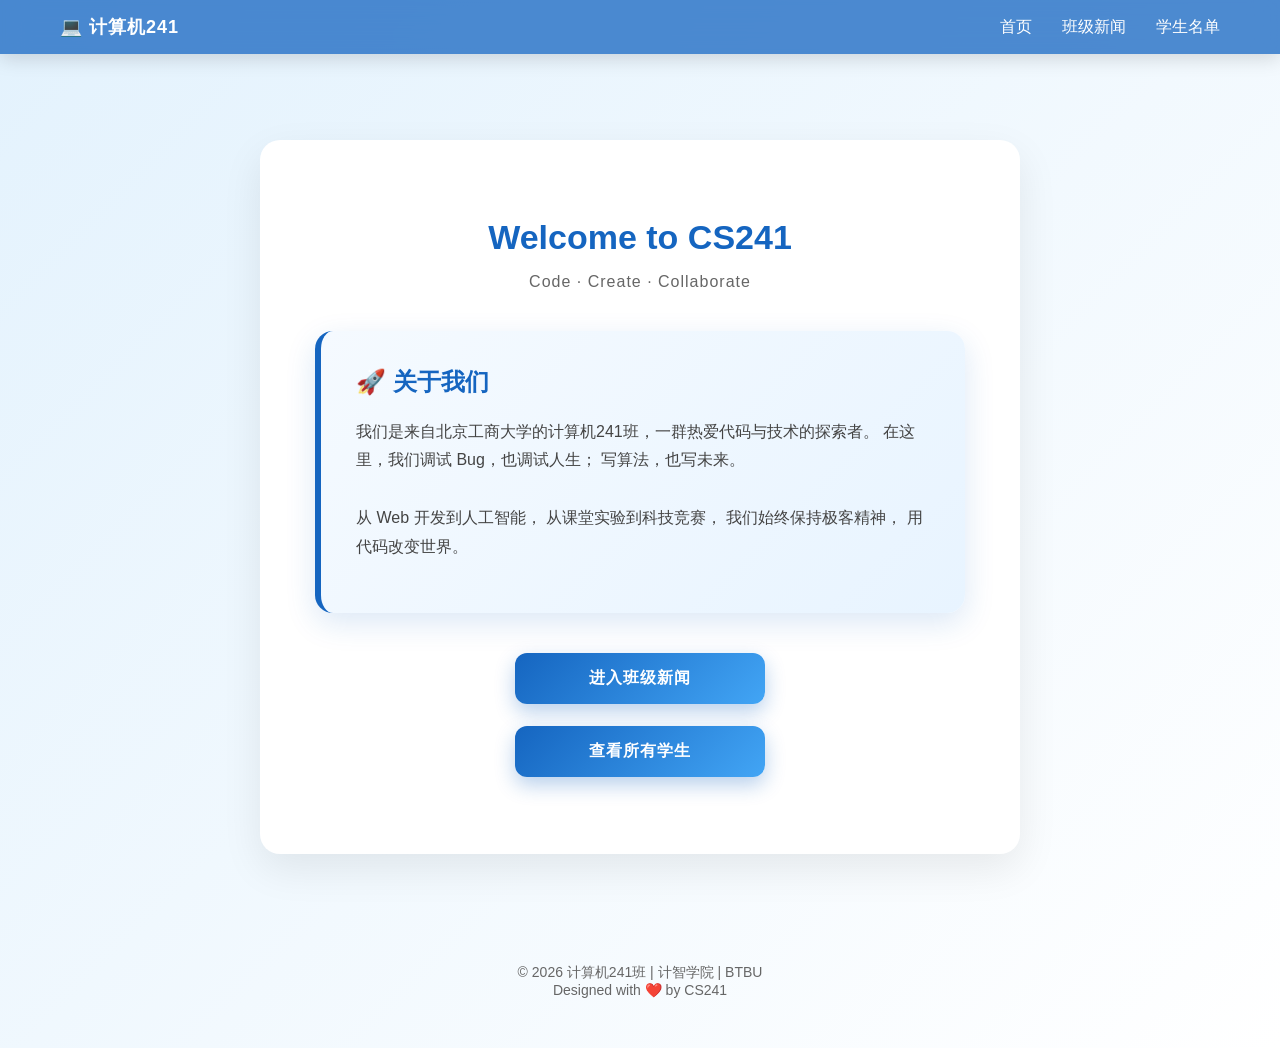
<file: 实验1/index.html>
<!DOCTYPE html>
<html lang="zh-CN">
<head>
  <meta charset="UTF-8">
  <title>计算机241班 | 官方网站</title>
  <link rel="stylesheet" href="style.css">
  <link rel="icon" type="image/png" href="favicon.png">
</head>
<body>

  <!-- 顶部导航栏 -->
  <nav class="navbar">
    <div class="logo">💻 计算机241</div>
    <div class="nav-links">
      <a href="index.html">首页</a>
      <a href="news.html">班级新闻</a>
      <a href="students.html">学生名单</a>
    </div>
  </nav>

  <!-- 主内容 -->
  <div class="container homepage">

    <h1>Welcome to CS241</h1>
    <p class="desc">Code · Create · Collaborate</p>

    <!-- 极客风班级简介 -->
    <div class="intro geek">
      <h2>🚀 关于我们</h2>
      <p>
        我们是来自北京工商大学的计算机241班，一群热爱代码与技术的探索者。
        在这里，我们调试 Bug，也调试人生；
        写算法，也写未来。
        <br><br>
        从 Web 开发到人工智能，
        从课堂实验到科技竞赛，
        我们始终保持极客精神，
        用代码改变世界。
      </p>
    </div>

    <!-- 按钮区域 -->
    <div class="links">
      <a href="news.html" class="btn">进入班级新闻</a>
      <a href="students.html" class="btn secondary">查看所有学生</a>
    </div>

  </div>

  <!-- 页脚 -->
  <footer class="footer">
    © 2026 计算机241班 | 计智学院 | BTBU
    <br>
    Designed with ❤️ by CS241
  </footer>

</body>
</html>
</file>
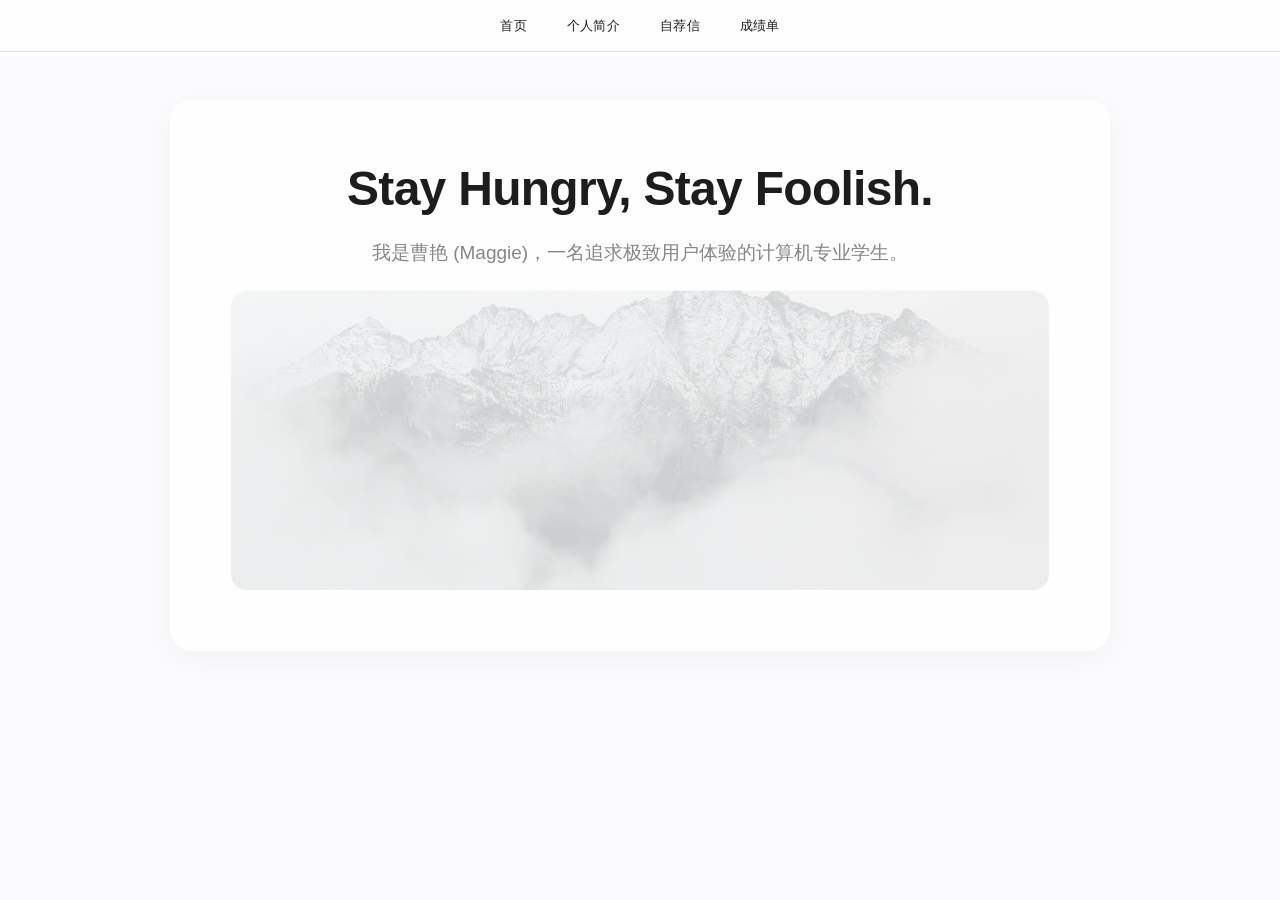
<file: 实验4/index.html>
<!DOCTYPE html>
<html lang="zh-CN">
<head>
    <meta charset="UTF-8">
    <meta name="viewport" content="width=device-width, initial-scale=1.0">
    <title>首页 — Maggie's Portfolio</title>
    <link rel="stylesheet" href="style.css">
</head>
<body>
    <nav>
        <a href="index.html">首页</a>
        <a href="about.html">个人简介</a>
        <a href="letter.html">自荐信</a>
        <a href="grades.html">成绩单</a>
    </nav>

    <main class="container">
        <section class="glass-card">
            <h1>Stay Hungry, Stay Foolish.</h1>
            <p>我是曹艳 (Maggie)，一名追求极致用户体验的计算机专业学生。</p>
            <div class="with-bg" aria-hidden="true"></div>
        </section>
    </main>
</body>
</html>
</file>
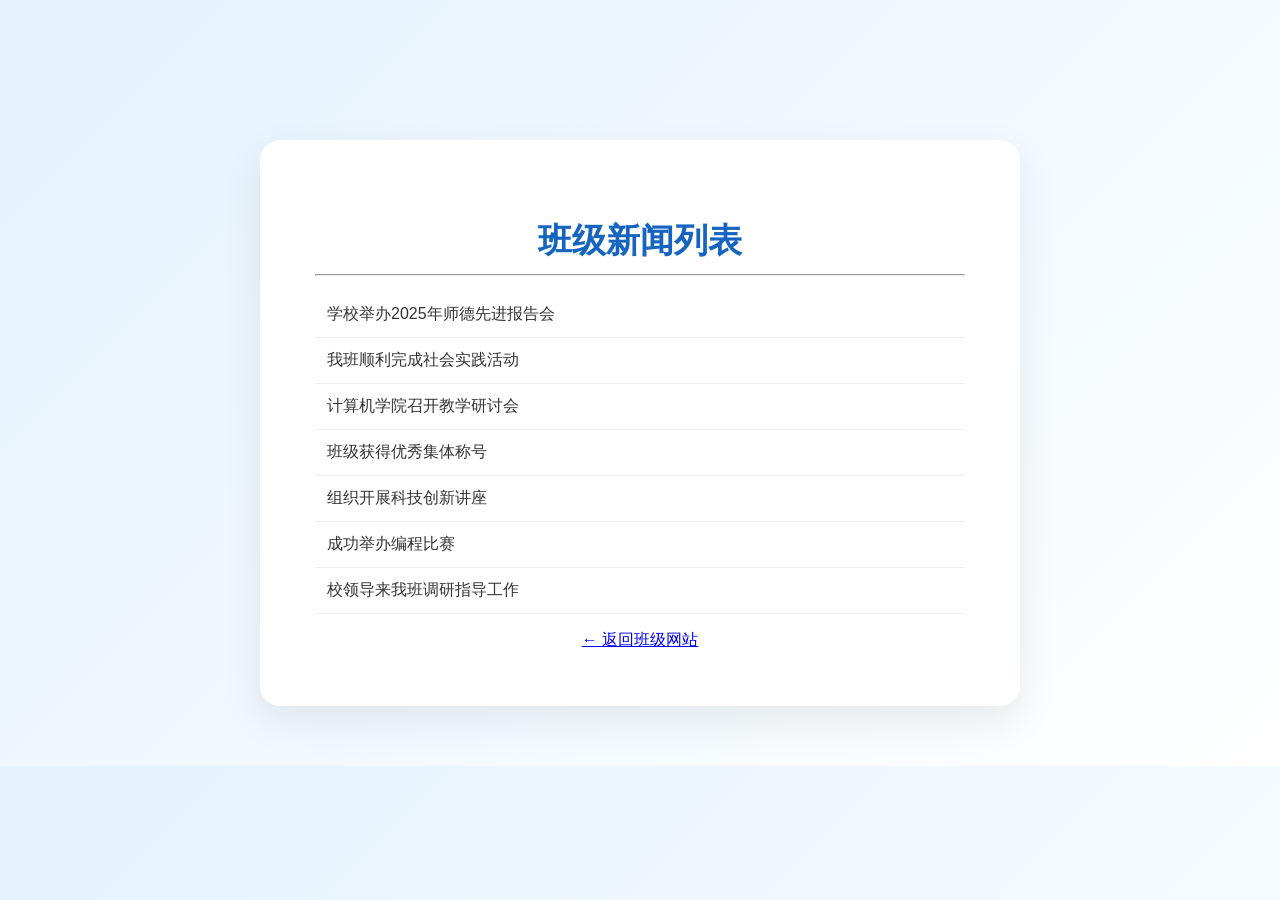
<file: 实验1/news.html>
<!DOCTYPE html>
<html lang="zh-CN">
<head>
  <meta charset="UTF-8">
  <title>班级新闻</title>
  <link rel="stylesheet" href="style.css">
  <link rel="icon" type="image/png" href="favicon.png">
</head>
<body>

<div class="container">
  <h1>班级新闻列表</h1>

  <hr>

  <ul class="news-list">
    <li>学校举办2025年师德先进报告会</li>
    <li>我班顺利完成社会实践活动</li>
    <li>计算机学院召开教学研讨会</li>
    <li>班级获得优秀集体称号</li>
    <li>组织开展科技创新讲座</li>
    <li>成功举办编程比赛</li>
    <li>校领导来我班调研指导工作</li>
  </ul>

  <a href="index.html" class="back">← 返回班级网站</a>
</div>

</body>
</html>
</file>
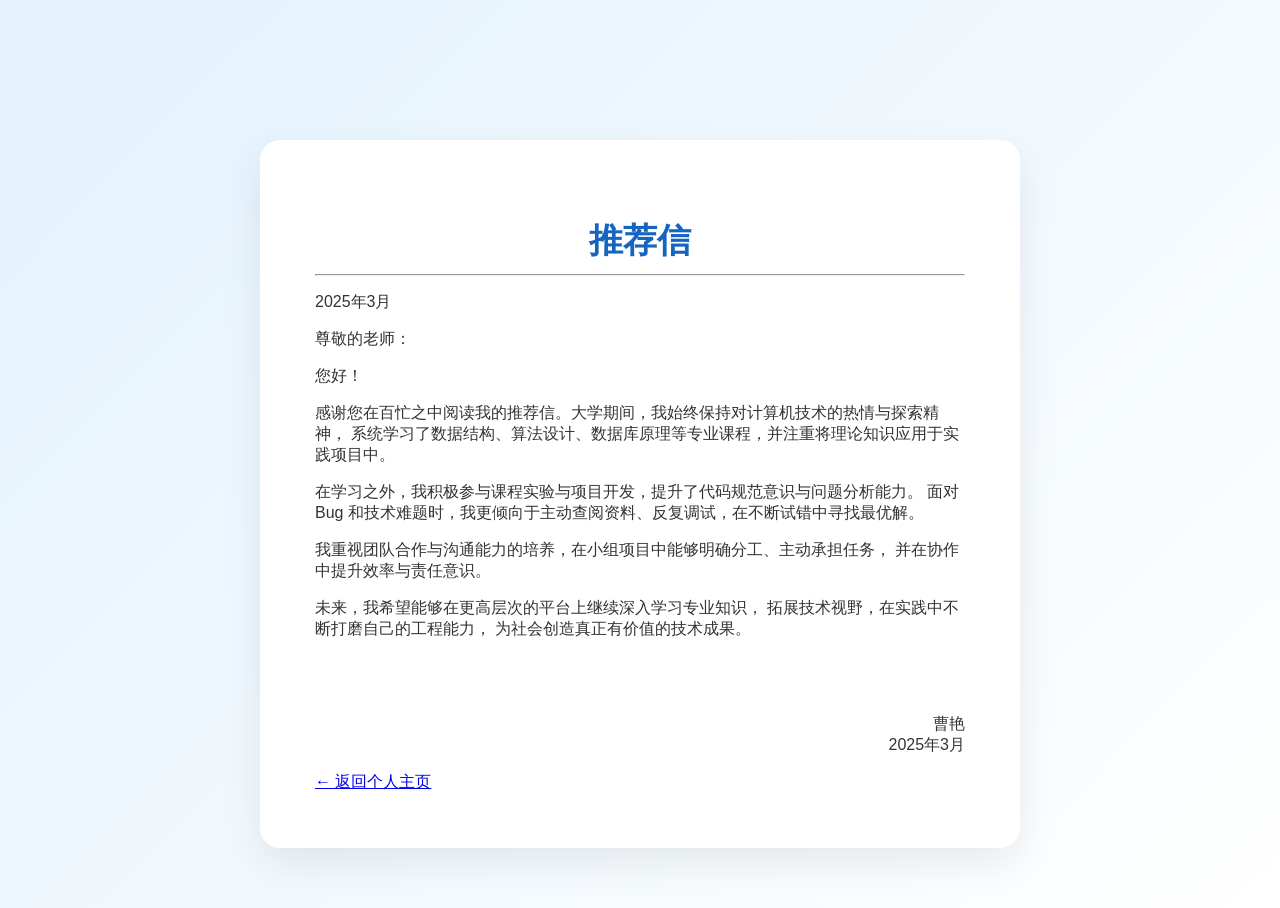
<file: 实验1/stu2308070104_letter.html>
<!DOCTYPE html>
<html lang="zh-CN">
<head>
  <meta charset="UTF-8">
  <title>推荐信</title>
  <link rel="stylesheet" href="style.css">
  <link rel="icon" type="image/png" href="favicon.png">
</head>
<body class="letter-page">

<div class="container letter">

  <h1>推荐信</h1>

  <hr>

  <!-- 日期右对齐 -->
  <p class="right">2025年3月</p>

  <!-- 称呼 -->
  <p>尊敬的老师：</p>

  <!-- 正文 -->
  <p>
  您好！
</p>

<p>
  感谢您在百忙之中阅读我的推荐信。大学期间，我始终保持对计算机技术的热情与探索精神，
  系统学习了数据结构、算法设计、数据库原理等专业课程，并注重将理论知识应用于实践项目中。
</p>

<p>
  在学习之外，我积极参与课程实验与项目开发，提升了代码规范意识与问题分析能力。
  面对 Bug 和技术难题时，我更倾向于主动查阅资料、反复调试，在不断试错中寻找最优解。
</p>

<p>
  我重视团队合作与沟通能力的培养，在小组项目中能够明确分工、主动承担任务，
  并在协作中提升效率与责任意识。
</p>

<p>
  未来，我希望能够在更高层次的平台上继续深入学习专业知识，
  拓展技术视野，在实践中不断打磨自己的工程能力，
  为社会创造真正有价值的技术成果。
</p>
  <br>

  <!-- 落款右对齐 -->
    <p class="signature">
    曹艳<br>
    2025年3月
    </p>

  <a href="stu2308070104.html" class="back">← 返回个人主页</a>

</div>

</body>
</html>
</file>
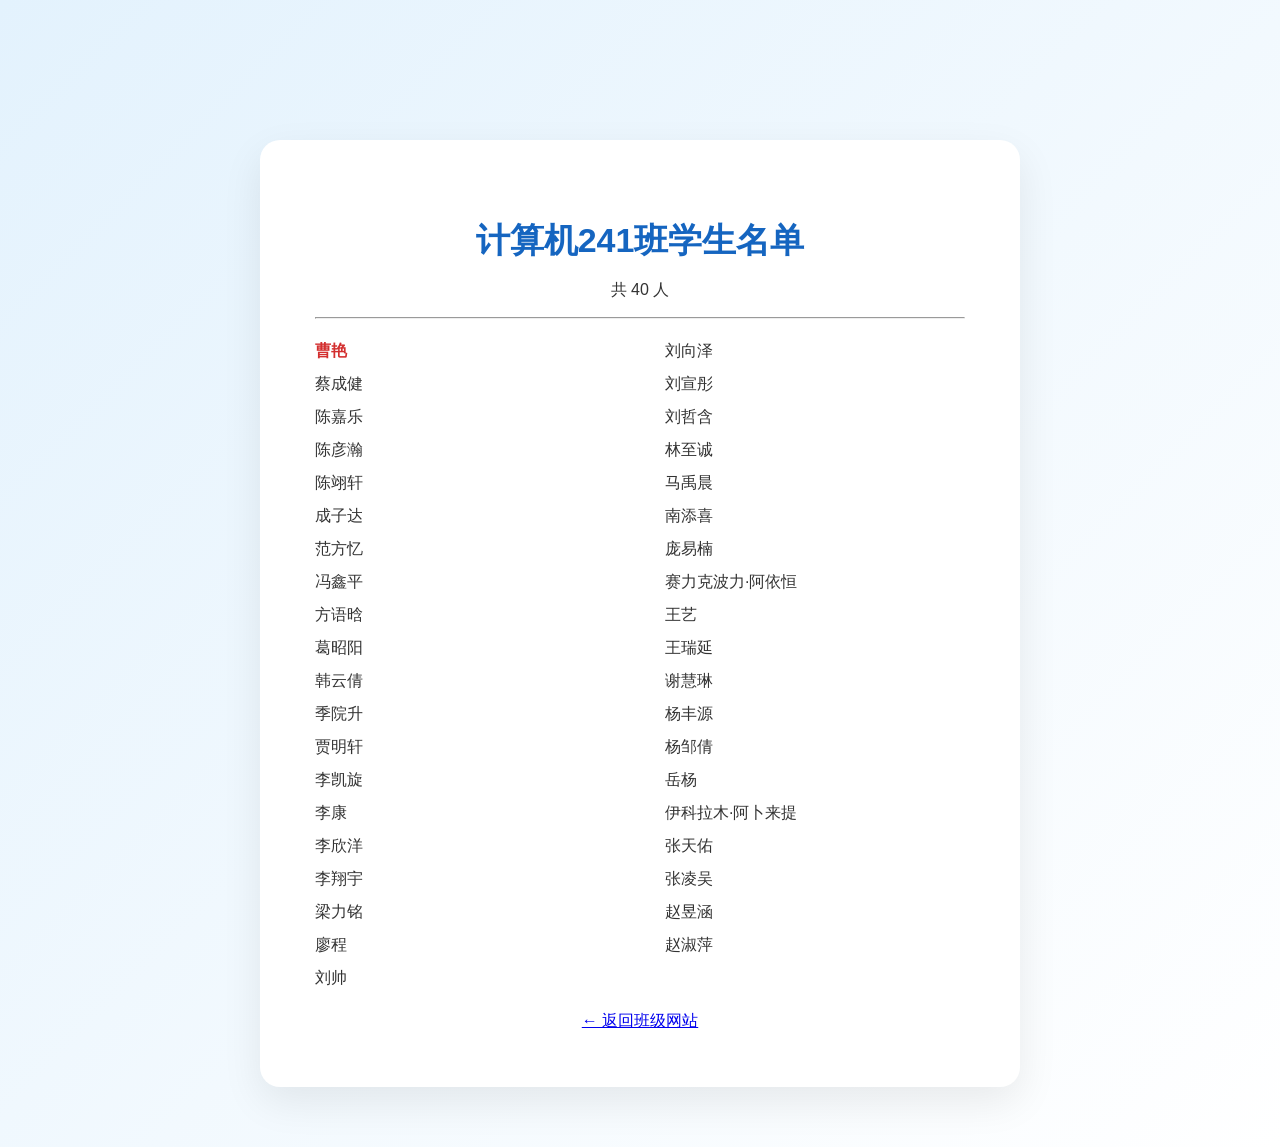
<file: 实验1/students.html>
<!DOCTYPE html>
<html lang="zh-CN">
<head>
  <meta charset="UTF-8">
  <title>计算机241班学生名单</title>
  <link rel="stylesheet" href="style.css">
  <link rel="icon" type="image/png" href="favicon.png">
</head>
<body>

<div class="container list-page">
  <h1>计算机241班学生名单</h1>
  <p class="subtitle">共 40 人</p>

  <hr>

  <ul class="student-list">

    <li><a href="stu2308070104.html" class="highlight">曹艳</a></li>

    <li>蔡成健</li>
    <li>陈嘉乐</li>
    <li>陈彦瀚</li>
    <li>陈翊轩</li>
    <li>成子达</li>

    <li>范方忆</li>
    <li>冯鑫平</li>
    <li>方语晗</li>

    <li>葛昭阳</li>

    <li>韩云倩</li>

    <li>季院升</li>
    <li>贾明轩</li>

    <li>李凯旋</li>
    <li>李康</li>
    <li>李欣洋</li>
    <li>李翔宇</li>

    <li>梁力铭</li>
    <li>廖程</li>
    <li>刘帅</li>
    <li>刘向泽</li>
    <li>刘宣彤</li>
    <li>刘哲含</li>

    <li>林至诚</li>

    <li>马禹晨</li>

    <li>南添喜</li>

    <li>庞易楠</li>

    <li>赛力克波力·阿依恒</li>

    <li>王艺</li>
    <li>王瑞延</li>

    <li>谢慧琳</li>

    <li>杨丰源</li>
    <li>杨邹倩</li>
    <li>岳杨</li>
    <li>伊科拉木·阿卜来提</li>

    <li>张天佑</li>
    <li>张凌吴</li>

    <li>赵昱涵</li>
    <li>赵淑萍</li>

  </ul>

  <a href="index.html" class="back">← 返回班级网站</a>

</div>

</body>
</html>
</file>
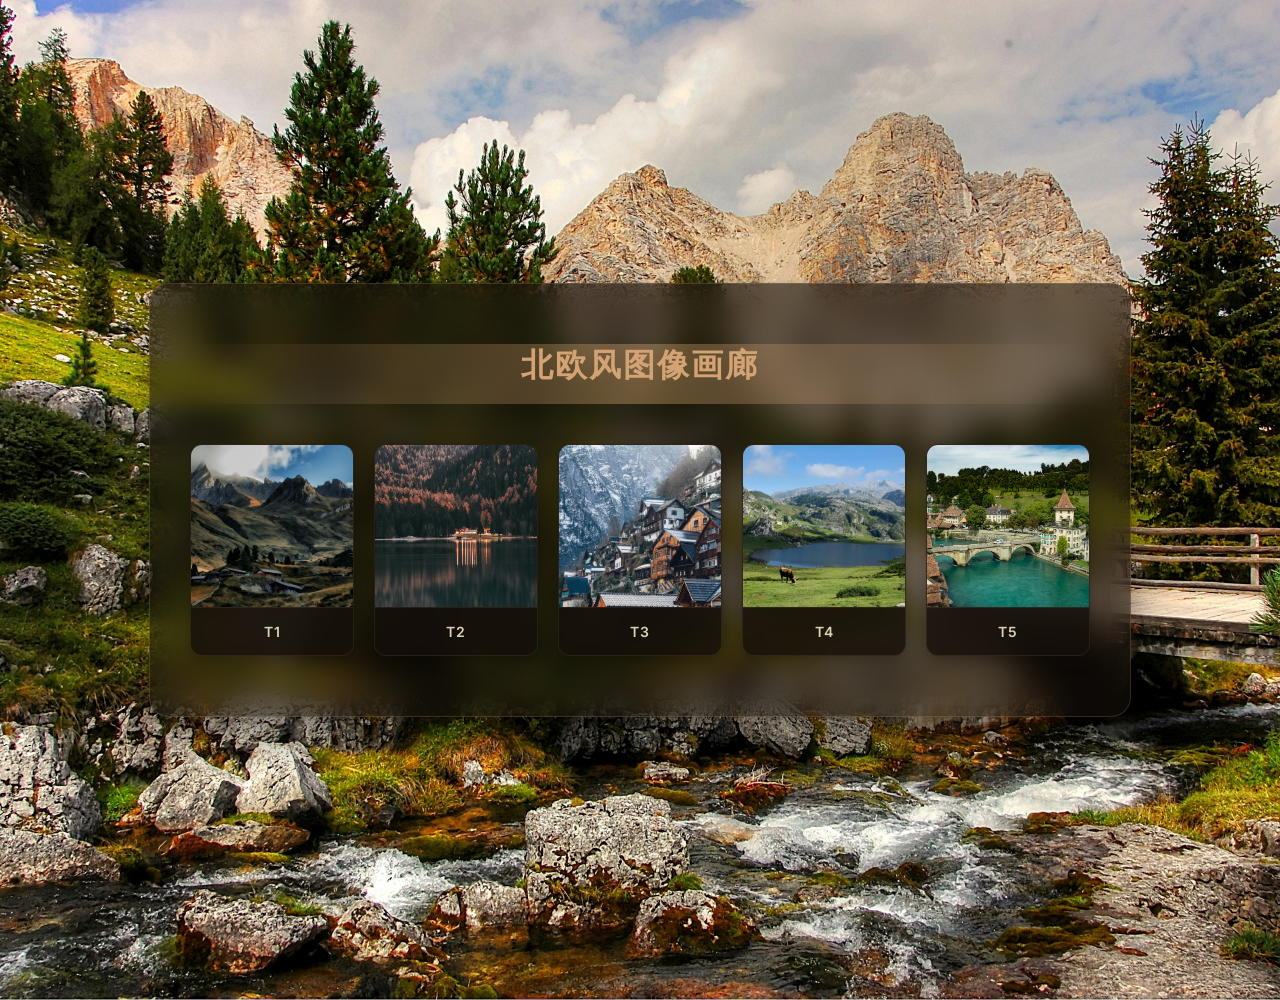
<file: 实验2/PicGallery.html>
<!DOCTYPE html>
<html lang="zh-CN">
<head>
    <meta charset="UTF-8">
    <title>北欧风图像画廊</title>
    <link rel="preconnect" href="https://fonts.googleapis.com">
    <link rel="preconnect" href="https://fonts.gstatic.com" crossorigin>
    <link href="https://fonts.googleapis.com/css2?family=Inter:wght@400;600&display=swap" rel="stylesheet">
    <style>
        body {
            background-image: url('bg_gallery.jpg');
            background-size: cover;
            background-position: center;
            background-color: #1a1a1a;
            font-family: 'Inter', sans-serif;
            color: #dcd3b6;
            margin: 0;
            display: flex;
            justify-content: center;
            align-items: center;
            min-height: 100vh;
            padding: 50px;
        }

        .main-container {
            background: rgba(20, 15, 10, 0.6);
            backdrop-filter: blur(15px);
            -webkit-backdrop-filter: blur(15px);
            padding: 60px 40px;
            border-radius: 20px;
            border: 1px solid rgba(212, 163, 115, 0.2);
            box-shadow: 0 20px 40px rgba(0,0,0,0.5);
            width: 100%;
            max-width: 900px;
        }

        .gallery-title {
            text-align: center;
            color: #d4a373;
            font-weight: 600;
            font-size: 32px;
            letter-spacing: 2px;
            margin-top: 0;
            margin-bottom: 40px;
            background: linear-gradient(90deg, transparent, rgba(212, 163, 115, 0.4), transparent);
            -webkit-background-clip: padding-box;
            background-clip: padding-box;
            border-bottom: 1px solid;
            border-image: linear-gradient(90deg, transparent, rgba(212, 163, 115, 0.4), transparent) 1;
            padding-bottom: 15px;
        }

        ul {
            list-style-type: none;
            padding: 0;
            margin: 0;
            display: grid;
            grid-template-columns: repeat(auto-fit, minmax(140px, 1fr));
            gap: 20px;
            justify-content: center;
        }

        li {
            background: rgba(20, 15, 10, 0.8);
            border-radius: 12px;
            overflow: hidden;
            box-shadow: 0 5px 15px rgba(0,0,0,0.3);
            transition: all 0.3s cubic-bezier(0.25, 0.46, 0.45, 0.94);
            border: 1px solid rgba(212, 163, 115, 0.1);
            position: relative;
        }

        li:hover {
            transform: translateY(-8px) scale(1.02);
            box-shadow: 0 15px 30px rgba(0,0,0,0.5);
            border-color: rgba(212, 163, 115, 0.3);
        }

        a {
            text-decoration: none;
            display: flex;
            flex-direction: column;
            color: inherit;
        }

        img {
            width: 100%;
            height: auto;
            aspect-ratio: 1/1;
            object-fit: cover;
            border: none;
        }

        .item-text {
            text-align: center;
            padding: 15px;
            font-size: 14px;
            font-weight: 600;
            color: #dcd3b6;
            margin: 0;
            letter-spacing: 1px;
            border-top: 1px solid rgba(212, 163, 115, 0.1);
        }
    </style>
</head>
<body>
    <div class="main-container">
        <h1 class="gallery-title">北欧风图像画廊</h1>
        <ul>
            <li>
                <a href="t1.jpg" target="_blank">
                    <img src="t1.jpg" alt="风景1">
                    <p class="item-text">T1</p>
                </a>
            </li>
            <li>
                <a href="t2.jpg" target="_blank">
                    <img src="t2.jpg" alt="风景2">
                    <p class="item-text">T2</p>
                </a>
            </li>
            <li>
                <a href="t3.jpg" target="_blank">
                    <img src="t3.jpg" alt="风景3">
                    <p class="item-text">T3</p>
                </a>
            </li>
            <li>
                <a href="t4.jpg" target="_blank">
                    <img src="t4.jpg" alt="风景4">
                    <p class="item-text">T4</p>
                </a>
            </li>
            <li>
                <a href="t5.jpg" target="_blank">
                    <img src="t5.jpg" alt="风景5">
                    <p class="item-text">T5</p>
                </a>
            </li>
        </ul>
    </div>
</body>
</html>
</file>
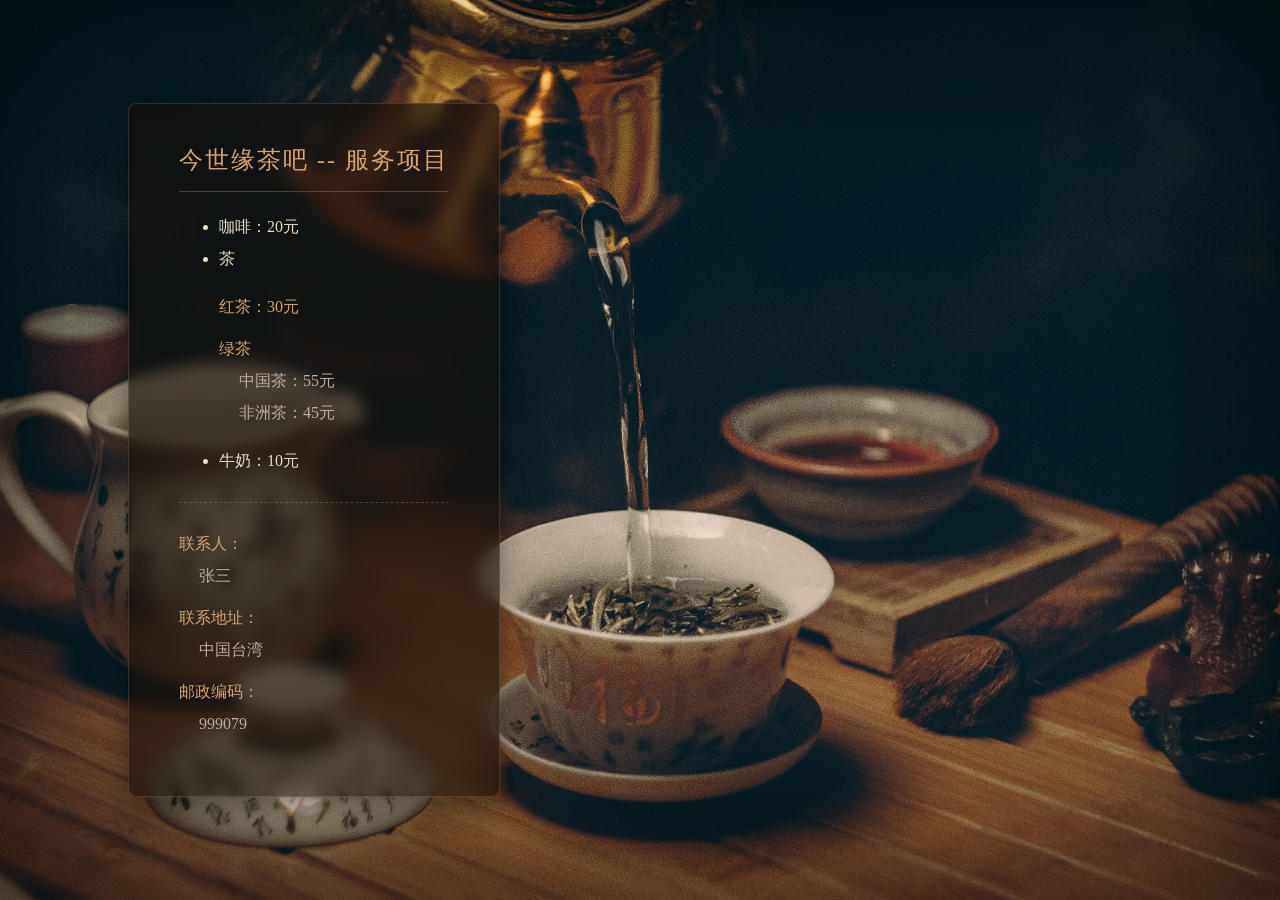
<file: 实验2/PriceTable.html>
<!DOCTYPE html>
<html lang="zh-CN">
<head>
    <meta charset="UTF-8">
    <title>今世缘茶吧</title>
    <style>
        body {
            background-image: url('bg.jpg');
            background-repeat: no-repeat; 
            background-size: cover;
            background-position: center; /* 确保背景图居中显示最佳光影 */
            color: #e8dcc4; /* 将文字改为温暖的宣纸白/米色 */
            /* 增加楷体/宋体作为后备字体，增加古典感 */
            font-family: "PingFang SC", "Microsoft YaHei", "STKaiti", serif; 
            margin: 0;
            /* 使用Flex布局将菜单垂直居中，稍微靠左，避开右侧倒茶的视觉焦点 */
            display: flex;
            align-items: center;
            min-height: 100vh;
            padding-left: 10%;
        }
        .menu-container {
            /* 核心：深色半透明背景配合毛玻璃效果，完美融入暗调背景 */
            background-color: rgba(20, 15, 10, 0.65); 
            backdrop-filter: blur(8px);
            -webkit-backdrop-filter: blur(8px);
            padding: 40px 50px;
            border-radius: 8px;
            max-width: 400px;
            /* 边缘加上极细的金色高光线，提升质感 */
            border: 1px solid rgba(212, 163, 115, 0.2); 
            box-shadow: 0 15px 35px rgba(0,0,0,0.5);
        }
        h2 { 
            color: #d4a373; /* 琥珀色/茶色作为主色调 */
            border-bottom: 1px solid rgba(212, 163, 115, 0.3); 
            padding-bottom: 15px; 
            margin-top: 0;
            text-align: center;
            letter-spacing: 2px;
            font-weight: normal; /* 去掉粗体，显得更雅致 */
        }
        ul, dl { line-height: 2; font-size: 16px; }
        dt { color: #d4a373; margin-top: 10px; } /* 强调项使用茶色 */
        dd { margin-left: 20px; color: #bcaaa4; } /* 描述项使用更暗的灰色，拉开层次 */
        hr {
            border: 0;
            border-top: 1px dashed rgba(212, 163, 115, 0.3); /* 分割线改为柔和的虚线 */
            margin: 25px 0;
        }
    </style>
</head>
<body>
    <div class="menu-container">
        <h2>今世缘茶吧 -- 服务项目</h2>
        <ul>
            <li>咖啡：20元</li>
            <li>茶
                <dl>
                    <dt>红茶：30元</dt>
                    <dt>绿茶</dt>
                    <dd>中国茶：55元</dd>
                    <dd>非洲茶：45元</dd>
                </dl>
            </li>
            <li>牛奶：10元</li>
        </ul>
        <hr>
        <dl>
            <dt>联系人：</dt><dd>张三</dd>
            <dt>联系地址：</dt><dd>中国台湾</dd>
            <dt>邮政编码：</dt><dd>999079</dd>
        </dl>
    </div>
</body>
</html>
</file>
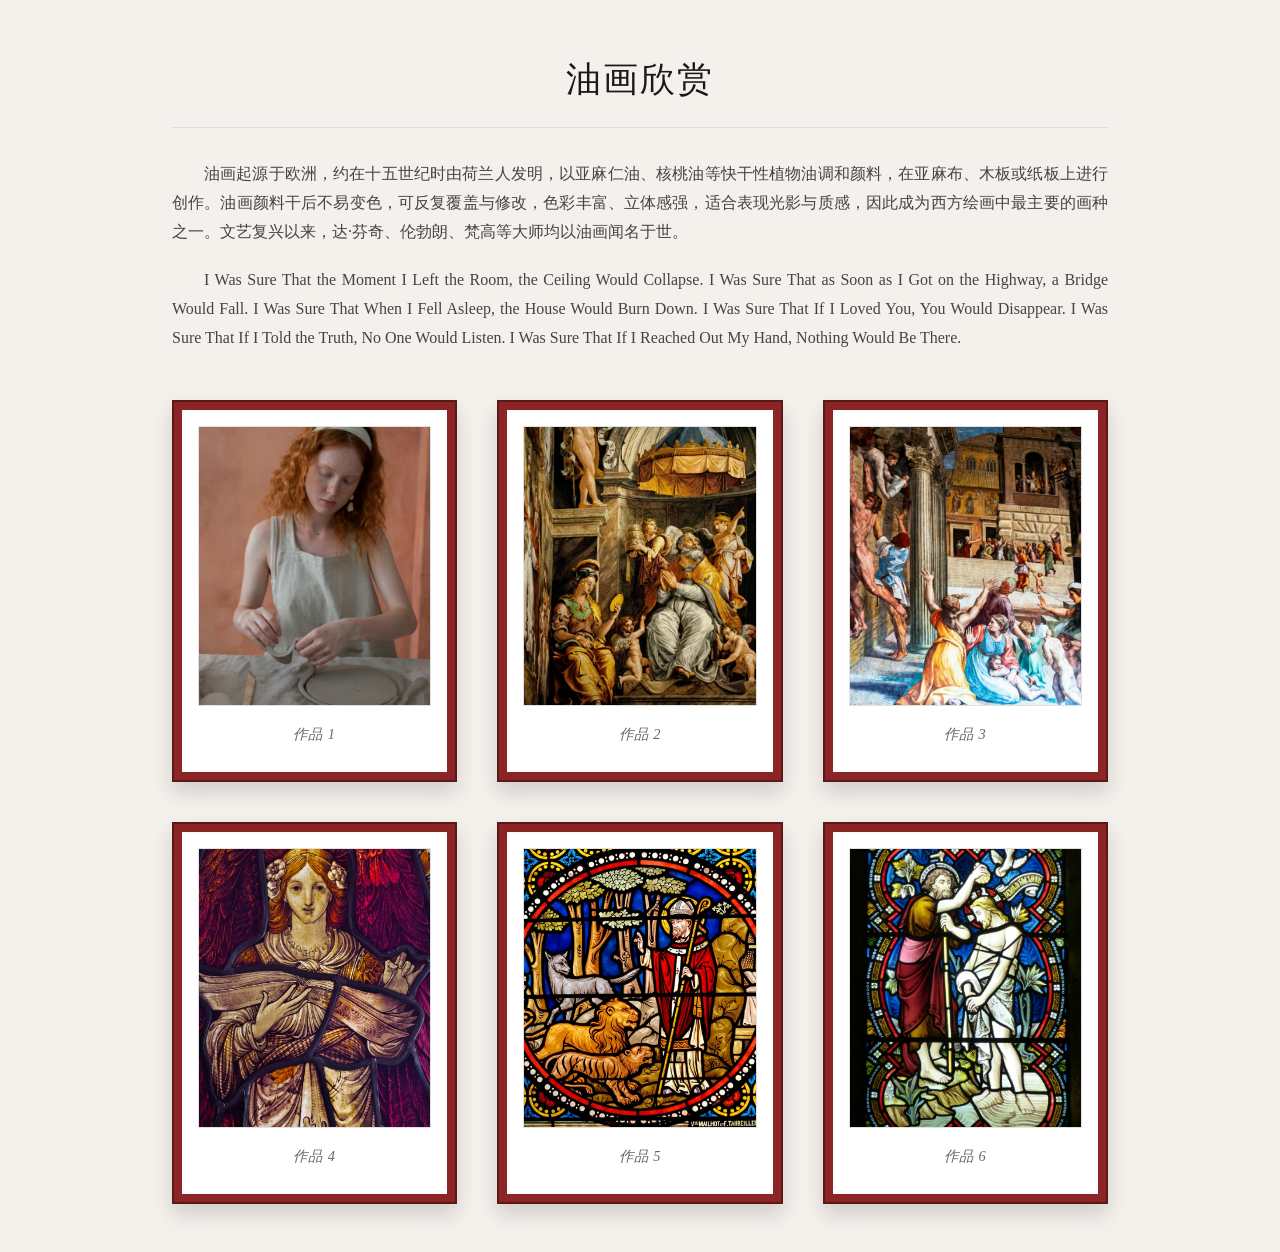
<file: 实验3/painting.html>
<!DOCTYPE html>
<html lang="zh-CN">
<head>
  <meta charset="UTF-8">
  <meta name="viewport" content="width=device-width, initial-scale=1.0">
  <title>油画欣赏</title>
  <link rel="stylesheet" href="painting.css">
</head>
<body>
  <header>
    <h1>油画欣赏</h1>
  </header>

  <section class="intro">
    <p>
      油画起源于欧洲，约在十五世纪时由荷兰人发明，以亚麻仁油、核桃油等快干性植物油调和颜料，在亚麻布、木板或纸板上进行创作。油画颜料干后不易变色，可反复覆盖与修改，色彩丰富、立体感强，适合表现光影与质感，因此成为西方绘画中最主要的画种之一。文艺复兴以来，达·芬奇、伦勃朗、梵高等大师均以油画闻名于世。
    </p>
    <p>
      I Was Sure That the Moment I Left the Room, the Ceiling Would Collapse. I Was Sure That as Soon as I Got on the Highway, a Bridge Would Fall. I Was Sure That When I Fell Asleep, the House Would Burn Down. I Was Sure That If I Loved You, You Would Disappear. I Was Sure That If I Told the Truth, No One Would Listen. I Was Sure That If I Reached Out My Hand, Nothing Would Be There.
    </p>
  </section>

  <!-- 6 oil paintings: exactly 2 rows × 3 images -->
  <section class="painting-gallery">
    <figure class="painting-item">
      <img src="t19.jpg" alt="油画作品 1">
      <figcaption>作品 1</figcaption>
    </figure>
    <figure class="painting-item">
      <img src="t20.jpg" alt="油画作品 2">
      <figcaption>作品 2</figcaption>
    </figure>
    <figure class="painting-item">
      <img src="t21.jpg" alt="油画作品 3">
      <figcaption>作品 3</figcaption>
    </figure>
    <figure class="painting-item">
      <img src="t22.jpg" alt="油画作品 4">
      <figcaption>作品 4</figcaption>
    </figure>
    <figure class="painting-item">
      <img src="t23.jpg" alt="油画作品 5">
      <figcaption>作品 5</figcaption>
    </figure>
    <figure class="painting-item">
      <img src="t24.jpg" alt="油画作品 6">
      <figcaption>作品 6</figcaption>
    </figure>
  </section>
</body>
</html>
</file>
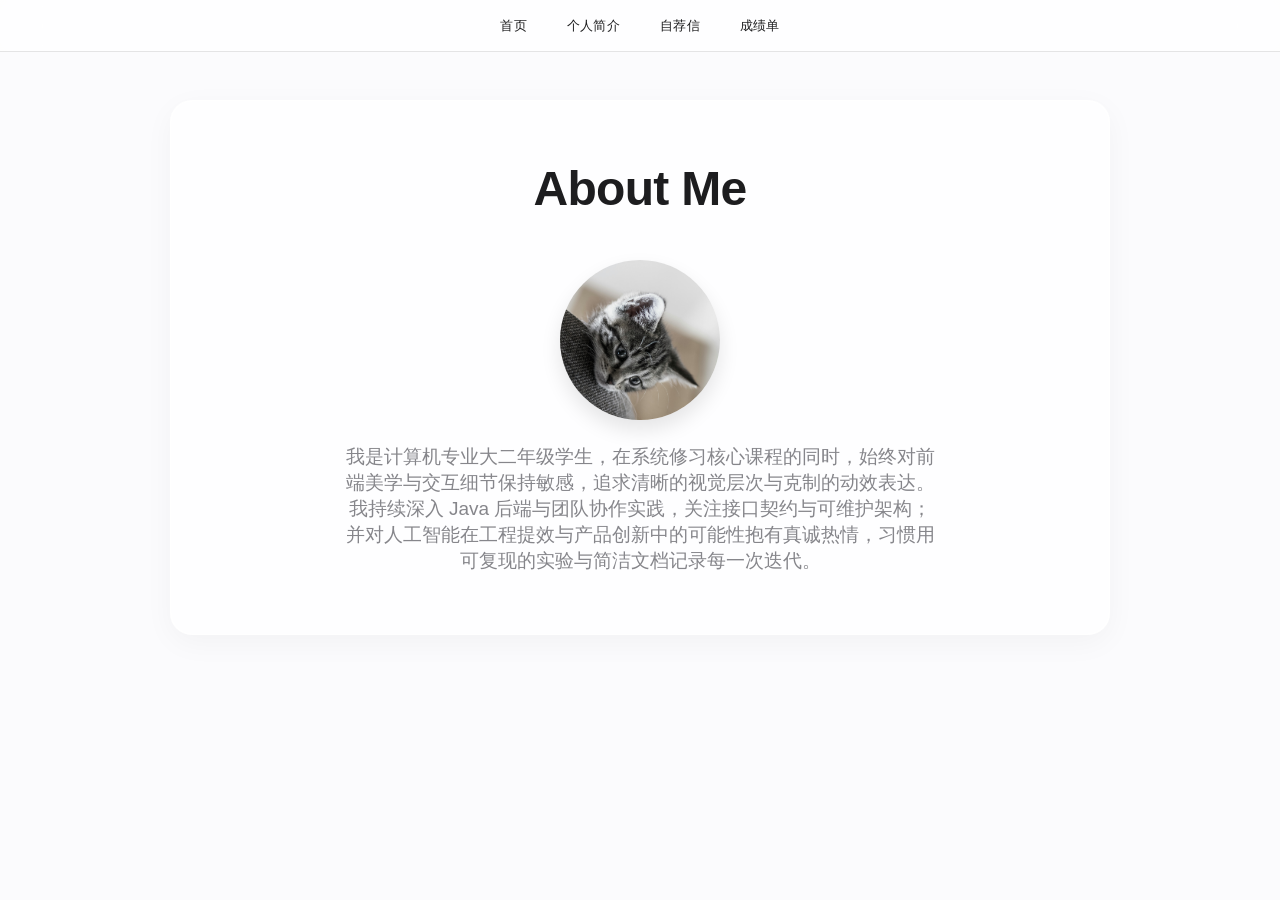
<file: 实验4/about.html>
<!DOCTYPE html>
<html lang="zh-CN">
<head>
    <meta charset="UTF-8">
    <meta name="viewport" content="width=device-width, initial-scale=1.0">
    <title>个人简介 — Maggie's Portfolio</title>
    <link rel="stylesheet" href="style.css">
</head>
<body>
    <nav>
        <a href="index.html">首页</a>
        <a href="about.html">个人简介</a>
        <a href="letter.html">自荐信</a>
        <a href="grades.html">成绩单</a>
    </nav>

    <main class="container">
        <section class="glass-card">
            <h1>About Me</h1>
            <img src="images/me.jpg" alt="曹艳 Maggie" class="profile-img" width="160" height="160">
            <p>我是计算机专业大二年级学生，在系统修习核心课程的同时，始终对前端美学与交互细节保持敏感，追求清晰的视觉层次与克制的动效表达。我持续深入 Java 后端与团队协作实践，关注接口契约与可维护架构；并对人工智能在工程提效与产品创新中的可能性抱有真诚热情，习惯用可复现的实验与简洁文档记录每一次迭代。</p>
        </section>
    </main>
</body>
</html>
</file>
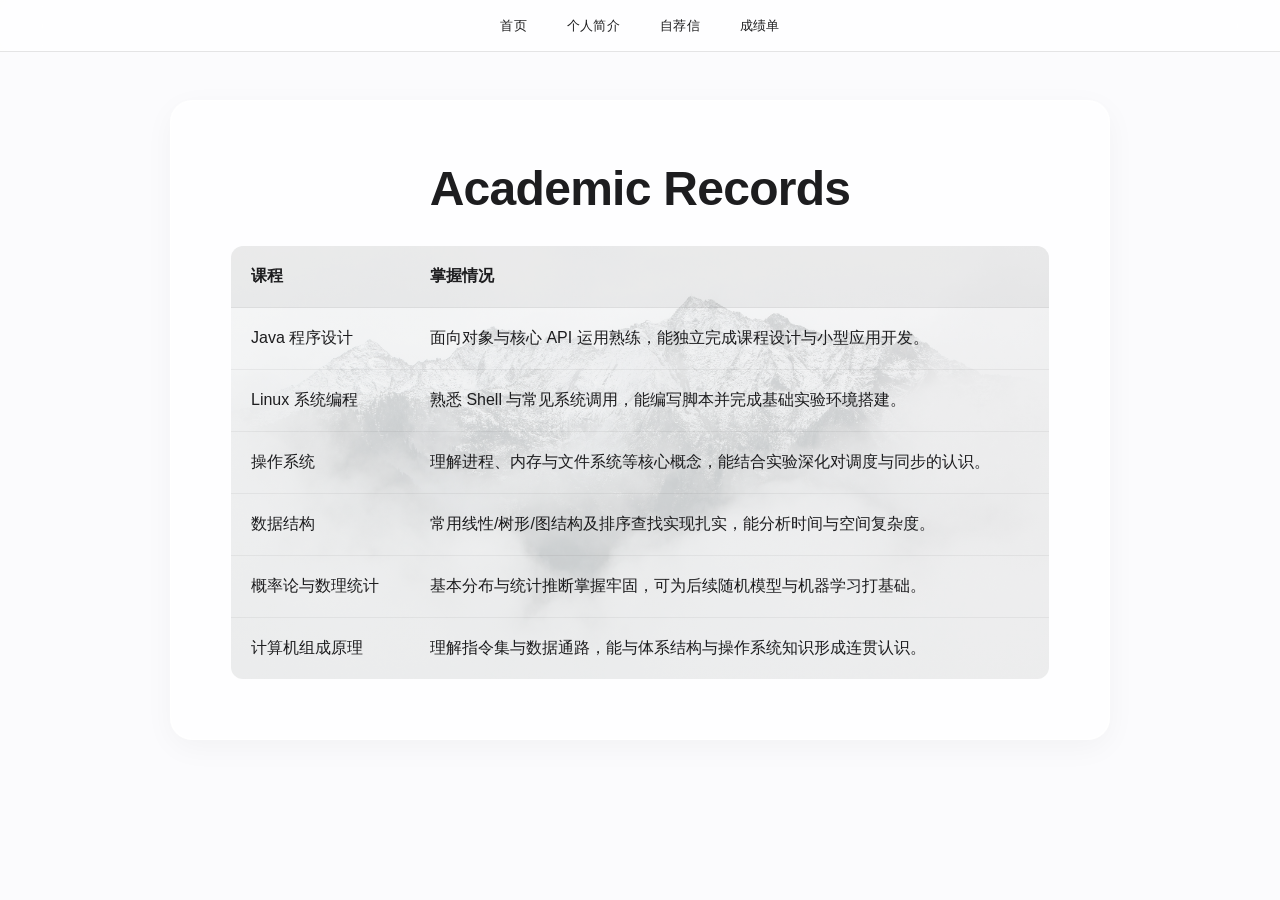
<file: 实验4/grades.html>
<!DOCTYPE html>
<html lang="zh-CN">
<head>
    <meta charset="UTF-8">
    <meta name="viewport" content="width=device-width, initial-scale=1.0">
    <title>成绩单 — Maggie's Portfolio</title>
    <link rel="stylesheet" href="style.css">
</head>
<body>
    <nav>
        <a href="index.html">首页</a>
        <a href="about.html">个人简介</a>
        <a href="letter.html">自荐信</a>
        <a href="grades.html">成绩单</a>
    </nav>

    <main class="container">
        <section class="glass-card glass-card--document">
            <h1>Academic Records</h1>
            <table>
                <thead>
                    <tr class="table-head-row">
                        <th>课程</th>
                        <th>掌握情况</th>
                    </tr>
                </thead>
                <tbody>
                    <tr><td>Java 程序设计</td><td>面向对象与核心 API 运用熟练，能独立完成课程设计与小型应用开发。</td></tr>
                    <tr><td>Linux 系统编程</td><td>熟悉 Shell 与常见系统调用，能编写脚本并完成基础实验环境搭建。</td></tr>
                    <tr><td>操作系统</td><td>理解进程、内存与文件系统等核心概念，能结合实验深化对调度与同步的认识。</td></tr>
                    <tr><td>数据结构</td><td>常用线性/树形/图结构及排序查找实现扎实，能分析时间与空间复杂度。</td></tr>
                    <tr><td>概率论与数理统计</td><td>基本分布与统计推断掌握牢固，可为后续随机模型与机器学习打基础。</td></tr>
                    <tr><td>计算机组成原理</td><td>理解指令集与数据通路，能与体系结构与操作系统知识形成连贯认识。</td></tr>
                </tbody>
            </table>
        </section>
    </main>
</body>
</html>
</file>
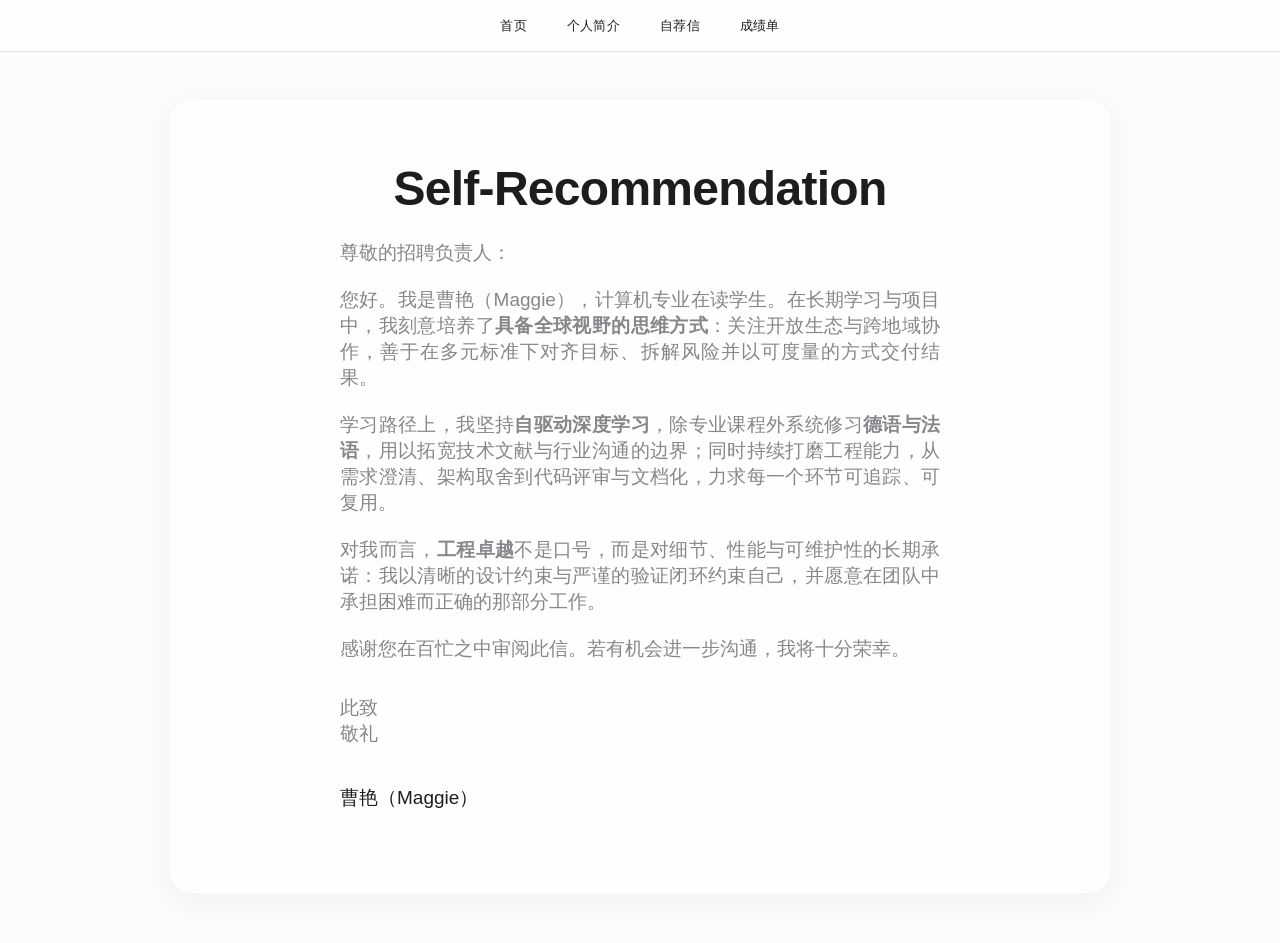
<file: 实验4/letter.html>
<!DOCTYPE html>
<html lang="zh-CN">
<head>
    <meta charset="UTF-8">
    <meta name="viewport" content="width=device-width, initial-scale=1.0">
    <title>自荐信 — Maggie's Portfolio</title>
    <link rel="stylesheet" href="style.css">
</head>
<body>
    <nav>
        <a href="index.html">首页</a>
        <a href="about.html">个人简介</a>
        <a href="letter.html">自荐信</a>
        <a href="grades.html">成绩单</a>
    </nav>

    <main class="container">
        <section class="glass-card glass-card--document">
            <h1>Self-Recommendation</h1>
            <div class="letter-body">
                <p class="letter-salutation">尊敬的招聘负责人：</p>
                <p>您好。我是曹艳（Maggie），计算机专业在读学生。在长期学习与项目中，我刻意培养了<strong>具备全球视野的思维方式</strong>：关注开放生态与跨地域协作，善于在多元标准下对齐目标、拆解风险并以可度量的方式交付结果。</p>
                <p>学习路径上，我坚持<strong>自驱动深度学习</strong>，除专业课程外系统修习<strong>德语与法语</strong>，用以拓宽技术文献与行业沟通的边界；同时持续打磨工程能力，从需求澄清、架构取舍到代码评审与文档化，力求每一个环节可追踪、可复用。</p>
                <p>对我而言，<strong>工程卓越</strong>不是口号，而是对细节、性能与可维护性的长期承诺：我以清晰的设计约束与严谨的验证闭环约束自己，并愿意在团队中承担困难而正确的那部分工作。</p>
                <p>感谢您在百忙之中审阅此信。若有机会进一步沟通，我将十分荣幸。</p>
                <p class="letter-closing">此致<br>敬礼</p>
                <p class="letter-signature">曹艳（Maggie）</p>
            </div>
        </section>
    </main>
</body>
</html>
</file>
<file: 实验1/style.css>
/* =========================
   全站色彩变量系统
========================= */
:root {
  --primary: #1565c0;
  --primary-light: #42a5f5;
  --background: #e3f2fd;
  --text-main: #333;
  --text-light: #666;
  --card-bg: #ffffff;
  --accent: #0d47a1;
}

/* =========================
   全局基础
========================= */
* {
  box-sizing: border-box;   /* 关键修复导航栏溢出问题 */
}

body {
  margin: 0;
  font-family: "Microsoft YaHei", sans-serif;
  background: linear-gradient(135deg, var(--background), #ffffff);
  color: var(--text-main);
}

/* =========================
   毛玻璃导航栏（修复版）
========================= */
.navbar {
  position: fixed;
  top: 0;
  left: 0;
  width: 100%;

  padding: 15px 60px;

  display: flex;
  justify-content: space-between;
  align-items: center;

  background: rgba(21, 101, 192, 0.75);
  backdrop-filter: blur(14px);
  -webkit-backdrop-filter: blur(14px);

  color: white;
  box-shadow: 0 4px 20px rgba(0,0,0,0.15);
  z-index: 1000;
}

.logo {
  font-size: 18px;
  font-weight: bold;
  letter-spacing: 1px;
}

.nav-links {
  display: flex;
  align-items: center;
}

.nav-links a {
  color: white;
  text-decoration: none;
  margin-left: 30px;
  position: relative;
  transition: 0.3s;
  font-weight: 500;
}

/* 下划线动画 */
.nav-links a::after {
  content: "";
  position: absolute;
  left: 0;
  bottom: -6px;
  width: 0;
  height: 2px;
  background: white;
  transition: 0.3s;
}

.nav-links a:hover::after {
  width: 100%;
}

/* =========================
   主容器
========================= */
.container {
  width: 760px;
  margin: 140px auto 60px auto;
  padding: 55px;
  background: var(--card-bg);
  border-radius: 20px;
  box-shadow: 0 15px 40px rgba(0,0,0,0.08);
  text-align: center;
}

/* =========================
   标题区域
========================= */
h1 {
  font-size: 34px;
  color: var(--primary);
  margin-bottom: 10px;
}

.desc {
  font-size: 16px;
  color: var(--text-light);
  margin-bottom: 40px;
  letter-spacing: 1px;
}

/* =========================
   科技风简介
========================= */
.intro.geek {
  margin: 40px 0;
  padding: 35px;
  border-radius: 18px;
  text-align: left;

  background: linear-gradient(135deg, #f5faff, #e8f4ff);
  border-left: 6px solid var(--primary);

  box-shadow: 0 10px 30px rgba(21,101,192,0.15);
}

.intro.geek h2 {
  margin-top: 0;
  color: var(--primary);
}

.intro.geek p {
  line-height: 1.8;
  color: #444;
}

/* =========================
   渐变按钮 + 微动效
========================= */
.btn {
  display: block;
  width: 250px;
  margin: 22px auto;
  padding: 15px;

  background: linear-gradient(
    135deg,
    var(--primary),
    var(--primary-light)
  );

  color: white;
  text-decoration: none;
  border-radius: 12px;
  font-weight: bold;
  letter-spacing: 1px;

  transition: all 0.3s ease;
  box-shadow: 0 8px 20px rgba(21,101,192,0.3);
}

/* 悬浮 */
.btn:hover {
  transform: translateY(-5px);
  box-shadow: 0 15px 35px rgba(21,101,192,0.45);
}

/* 点击 */
.btn:active {
  transform: translateY(-2px);
}

/* =========================
   新闻列表
========================= */
.news-list {
  list-style: none;
  padding: 0;
  text-align: left;
}

.news-list li {
  padding: 12px;
  border-bottom: 1px solid #eee;
  transition: 0.3s;
}

.news-list li:hover {
  background: #f5f9ff;
  transform: translateX(6px);
}

/* =========================
   学生名单
========================= */
.student-list {
  list-style: none;
  padding: 0;
  column-count: 2;
  column-gap: 50px;
  text-align: left;
}

.student-list li {
  padding: 6px 0;
  transition: 0.3s;
}

.student-list li:hover {
  transform: translateX(6px);
  color: var(--primary);
}

.highlight {
  text-decoration: none;
  font-weight: bold;
  color: #d32f2f;
}

.highlight:hover {
  text-decoration: underline;
}

/* =========================
   页脚
========================= */
.footer {
  text-align: center;
  padding: 50px 20px;
  font-size: 14px;
  color: var(--text-light);
}

/* =========================
   推荐信页面
========================= */

.letter-page .container {
  text-align: left;      /* 恢复左对齐 */
}

.letter-page h1 {
  text-align: center;    /* 标题保持居中 */
}

.letter-page .date {
  text-align: right;     /* 日期右对齐 */
  margin-top: -10px;
  margin-bottom: 30px;
}

.letter-page .signature {
  text-align: right;     /* 署名右对齐 */
  margin-top: 40px;
}
/* =========================
   个人主页升级版
========================= */

.profile-info {
  margin: 30px auto 40px auto;
  max-width: 400px;
}

.info-item {
  display: flex;
  justify-content: space-between;
  padding: 10px 0;
  border-bottom: 1px solid #eee;
}

.label {
  color: #888;
  font-size: 14px;
}

.value {
  font-weight: 500;
}

.highlight-name {
  font-size: 18px;
  font-weight: bold;
  color: var(--primary);
}
/* =========================
   GitHub + Portfolio 模块
========================= */

.github-section,
.portfolio-section {
  margin: 15px 0 25px 0;
  padding: 15px 20px;
  background: #f5f9ff;
  border-radius: 14px;
  box-shadow: 0 8px 25px rgba(0,0,0,0.08);
  text-align: center;
  transition: 0.3s;
}

.github-section:hover,
.portfolio-section:hover {
  transform: translateY(-3px);
}

.github-section a,
.portfolio-section a {
  text-decoration: none;
  font-weight: bold;
  font-size: 15px;
  color: var(--primary);
  letter-spacing: 0.5px;
  transition: 0.3s;
}

.github-section a:hover,
.portfolio-section a:hover {
  color: var(--accent);
}
/* =========================
   折叠式简历模块
========================= */

.resume-details {
  margin: 20px 0 40px 0;
  border-radius: 14px;
  background: #f5f9ff;
  padding: 15px 20px;
  box-shadow: 0 8px 25px rgba(0,0,0,0.08);
  transition: 0.3s;
}

.resume-details summary {
  cursor: pointer;
  font-weight: bold;
  font-size: 16px;
  list-style: none;
  outline: none;
}

.resume-details summary::-webkit-details-marker {
  display: none;
}

/* 自定义小箭头 */
.resume-details summary::after {
  content: " ▼";
  font-size: 14px;
  transition: 0.3s;
}

.resume-details[open] summary::after {
  content: " ▲";
}

.resume-content {
  margin-top: 20px;
  text-align: center;
  animation: fadeIn 0.4s ease;
}

.resume-content img {
  width: 100%;
  max-width: 600px;
  border-radius: 12px;
  box-shadow: 0 12px 35px rgba(0,0,0,0.15);
}

.resume-download {
  margin-top: 15px;
}

.resume-download a {
  color: var(--primary);
  font-weight: bold;
  text-decoration: none;
}

.resume-download a:hover {
  text-decoration: underline;
}

/* 展开动画 */
@keyframes fadeIn {
  from {
    opacity: 0;
    transform: translateY(-10px);
  }
  to {
    opacity: 1;
    transform: translateY(0);
  }
}

.link-item {
  margin: 8px 0;
}
</file>
<file: 实验4/style.css>
/* --- 1. 全局定义：定义苹果级别的平滑度 --- */
:root {
    --bg-color: #fbfbfd;
    --card-bg: rgba(255, 255, 255, 0.8);
    --text-main: #1d1d1f;
    --accent: #0066cc;
    --easing: cubic-bezier(0.25, 0.1, 0.25, 1); /* 苹果官方类似的贝塞尔曲线 */
    /* 成绩单表格与首页装饰区共用背景 */
    --records-bg-image: linear-gradient(rgba(255, 255, 255, 0.8), rgba(255, 255, 255, 0.8)), url('images/table-bg.jpg');
}

html {
    background-color: var(--bg-color);
}

* {
    margin: 0;
    padding: 0;
    box-sizing: border-box;
    transition: all 0.3s var(--easing); /* 全局元素平滑过渡 */
}

body {
    font-family: -apple-system, BlinkMacSystemFont, "SF Pro Text", "Helvetica Neue", Arial, sans-serif;
    background-color: var(--bg-color);
    color: var(--text-main);
    overflow-x: hidden;
    -webkit-font-smoothing: antialiased;
}

/* --- 2. 页面载入动画：进场时的丝滑感 --- */
@keyframes fadeInUp {
    from {
        opacity: 0;
        transform: translateY(20px);
    }
    to {
        opacity: 1;
        transform: translateY(0);
    }
}

.container {
    max-width: 1000px;
    margin: 100px auto 50px;
    padding: 0 30px;
    animation: fadeInUp 0.8s var(--easing); /* 每个页面打开时都会执行这个动画 */
}

/* --- 3. 磨砂玻璃导航栏 --- */
nav {
    position: fixed;
    top: 0;
    width: 100%;
    height: 52px;
    background: rgba(255, 255, 255, 0.72);
    backdrop-filter: saturate(180%) blur(20px); /* 核心：磨砂玻璃 */
    display: flex;
    justify-content: center;
    align-items: center;
    gap: 40px;
    z-index: 9999;
    border-bottom: 0.5px solid rgba(0,0,0,0.1);
}

nav a {
    text-decoration: none;
    color: var(--text-main);
    font-size: 13px;
    font-weight: 400;
    letter-spacing: 0.02em;
    position: relative;
}

nav a::after {
    content: '';
    position: absolute;
    width: 0;
    height: 1px;
    bottom: -4px;
    left: 0;
    background-color: var(--accent);
    transition: width 0.3s var(--easing);
}

nav a:hover {
    color: var(--accent);
}

nav a:hover::after {
    width: 100%;
}

/* --- 4. 乔布斯式卡片容器 --- */
.glass-card {
    background: var(--card-bg);
    border-radius: 22px;
    padding: 60px;
    box-shadow: 0 8px 30px rgba(0,0,0,0.04);
    border: 1px solid rgba(255,255,255,0.4);
    text-align: center;
}

.glass-card--document {
    text-align: left;
}

.glass-card--document > h1 {
    text-align: center;
}

.table-head-row {
    background: rgba(0, 0, 0, 0.05);
}

.letter-body {
    max-width: 640px;
    margin: 0 auto;
}

.letter-body p {
    text-align: justify;
    text-justify: inter-ideographic;
    margin-bottom: 1.1em;
}

.letter-salutation {
    margin-bottom: 1.25em;
}

.letter-closing {
    margin-top: 1.75em;
    margin-bottom: 0.75em;
}

.letter-signature {
    text-align: right;
    margin-top: 2em;
    margin-bottom: 0;
    color: var(--text-main);
    font-weight: 500;
}

.with-bg {
    height: 300px;
    border-radius: 16px;
    margin-top: 24px;
    background-image: var(--records-bg-image);
    background-size: cover;
    background-position: center;
    box-shadow: inset 0 1px 0 rgba(255, 255, 255, 0.6);
}

h1 {
    font-size: 48px;
    font-weight: 600;
    letter-spacing: -0.015em;
    margin-bottom: 24px;
}

p {
    font-size: 19px;
    color: #86868b;
    max-width: 600px;
    margin: 0 auto;
}

/* --- 5. 实验要求特供：表格与图片 --- */
/* 展示图：限制高度，避免无样式时图片撑破版面；头像单独沿用圆形尺寸 */
.glass-card img:not(.profile-img) {
    max-height: 400px;
    max-width: 100%;
    width: 100%;
    object-fit: cover;
    border-radius: 16px;
    margin: 20px auto;
    display: block;
    box-shadow: 0 12px 40px rgba(0, 0, 0, 0.08);
}

.profile-img {
    width: 160px;
    height: 160px;
    max-height: 400px;
    border-radius: 50%;
    object-fit: cover;
    margin: 20px auto;
    box-shadow: 0 10px 20px rgba(0,0,0,0.1);
}

table {
    width: 100%;
    margin-top: 30px;
    border-collapse: separate;
    border-spacing: 0;
    border-radius: 12px;
    overflow: hidden;
    background-image: var(--records-bg-image);
    background-size: cover;
    background-position: center;
}

th, td {
    padding: 20px;
    border-bottom: 1px solid rgba(0,0,0,0.05);
    vertical-align: top;
}

tr:last-child td { border-bottom: none; }

tr:hover td {
    background: rgba(0, 102, 204, 0.03); /* 鼠标经过行时的微妙反馈 */
}
</file>
<file: 实验3/painting.css>
/* ============================================
   Oil Painting Appreciation - Museum Style
   Experiment 3 - Task 2
   ============================================ */

   * {
    box-sizing: border-box;
    margin: 0;
    padding: 0;
  }
  
  body {
    font-family: "Georgia", "Songti SC", "SimSun", serif;
    background: #f4f0ec; /* 调整为更温暖的博物馆墙面灰白色 */
    color: #333;
    line-height: 1.8;
    padding: 3rem 2rem;
    max-width: 1000px; /* 稍微加宽，给画作更多呼吸空间 */
    margin: 0 auto;
  }
  
  /* Centered main title */
  h1 {
    text-align: center;
    font-size: 2.2rem;
    font-weight: normal; /* 艺术展标题通常不加粗，显得更优雅 */
    letter-spacing: 2px;
    margin-bottom: 2rem;
    color: #1a1a1a;
    border-bottom: 1px solid #dcdcdc;
    padding-bottom: 1rem;
  }
  
  /* Intro / description section */
  .intro {
    margin-bottom: 3rem;
    color: #444;
  }
  
  .intro p {
    margin-bottom: 1.2rem;
    text-align: justify;
    text-indent: 2em;
  }
  
  /* Gallery: exactly 2 rows, 3 images per row */
  .painting-gallery {
    display: grid;
    grid-template-columns: repeat(3, 1fr);
    gap: 2.5rem; /* 增大画作之间的间距，更有展厅感 */
    margin-top: 2rem;
  }
  
  /* Museum Frame Styling */
  .painting-item {
    background: #ffffff;
    padding: 16px 16px 24px 16px; /* 模拟画框内部的白色卡纸留白（底部稍微留多点放文字） */
    
    /* 调整为更深邃古典的勃艮第红/暗红，去掉了刺眼的粉红色 */
    border: 10px solid #8b2525; 
    outline: 2px solid #5a1818; 
    outline-offset: -2px; /* 让边框更有层次 */
    
    /* 增强立体阴影，模拟画框挂在墙上的感觉 */
    box-shadow: 
      0 10px 20px rgba(0, 0, 0, 0.15),
      inset 0 0 4px rgba(0, 0, 0, 0.05);
    
    transition: transform 0.3s ease, box-shadow 0.3s ease;
    display: flex;
    flex-direction: column;
  }
  
  .painting-item:hover {
    transform: translateY(-5px); /* 悬浮时微微浮起 */
    box-shadow: 0 15px 30px rgba(0, 0, 0, 0.25);
  }
  
  .painting-item img {
    width: 100%;
    height: 280px; /* 【核心修改】强制统一高度 */
    object-fit: cover; /* 【核心修改】智能裁剪填充，绝不拉伸变形 */
    object-position: center; /* 聚焦在图片正中间 */
    display: block;
    border: 1px solid #e0e0e0; /* 给图片本身加一个极细的边框，与白色卡纸区分 */
  }
  
  /* Caption styling */
  .painting-item figcaption {
    text-align: center;
    font-size: 0.9rem;
    font-style: italic; /* 博物馆说明文字常用的斜体 */
    color: #666;
    margin-top: 1rem;
    letter-spacing: 1px;
  }
  
  /* Responsive: stack on small screens */
  @media (max-width: 800px) {
    .painting-gallery {
      grid-template-columns: repeat(2, 1fr);
    }
  }
  
  @media (max-width: 500px) {
    .painting-gallery {
      grid-template-columns: 1fr;
    }
  }
</file>
